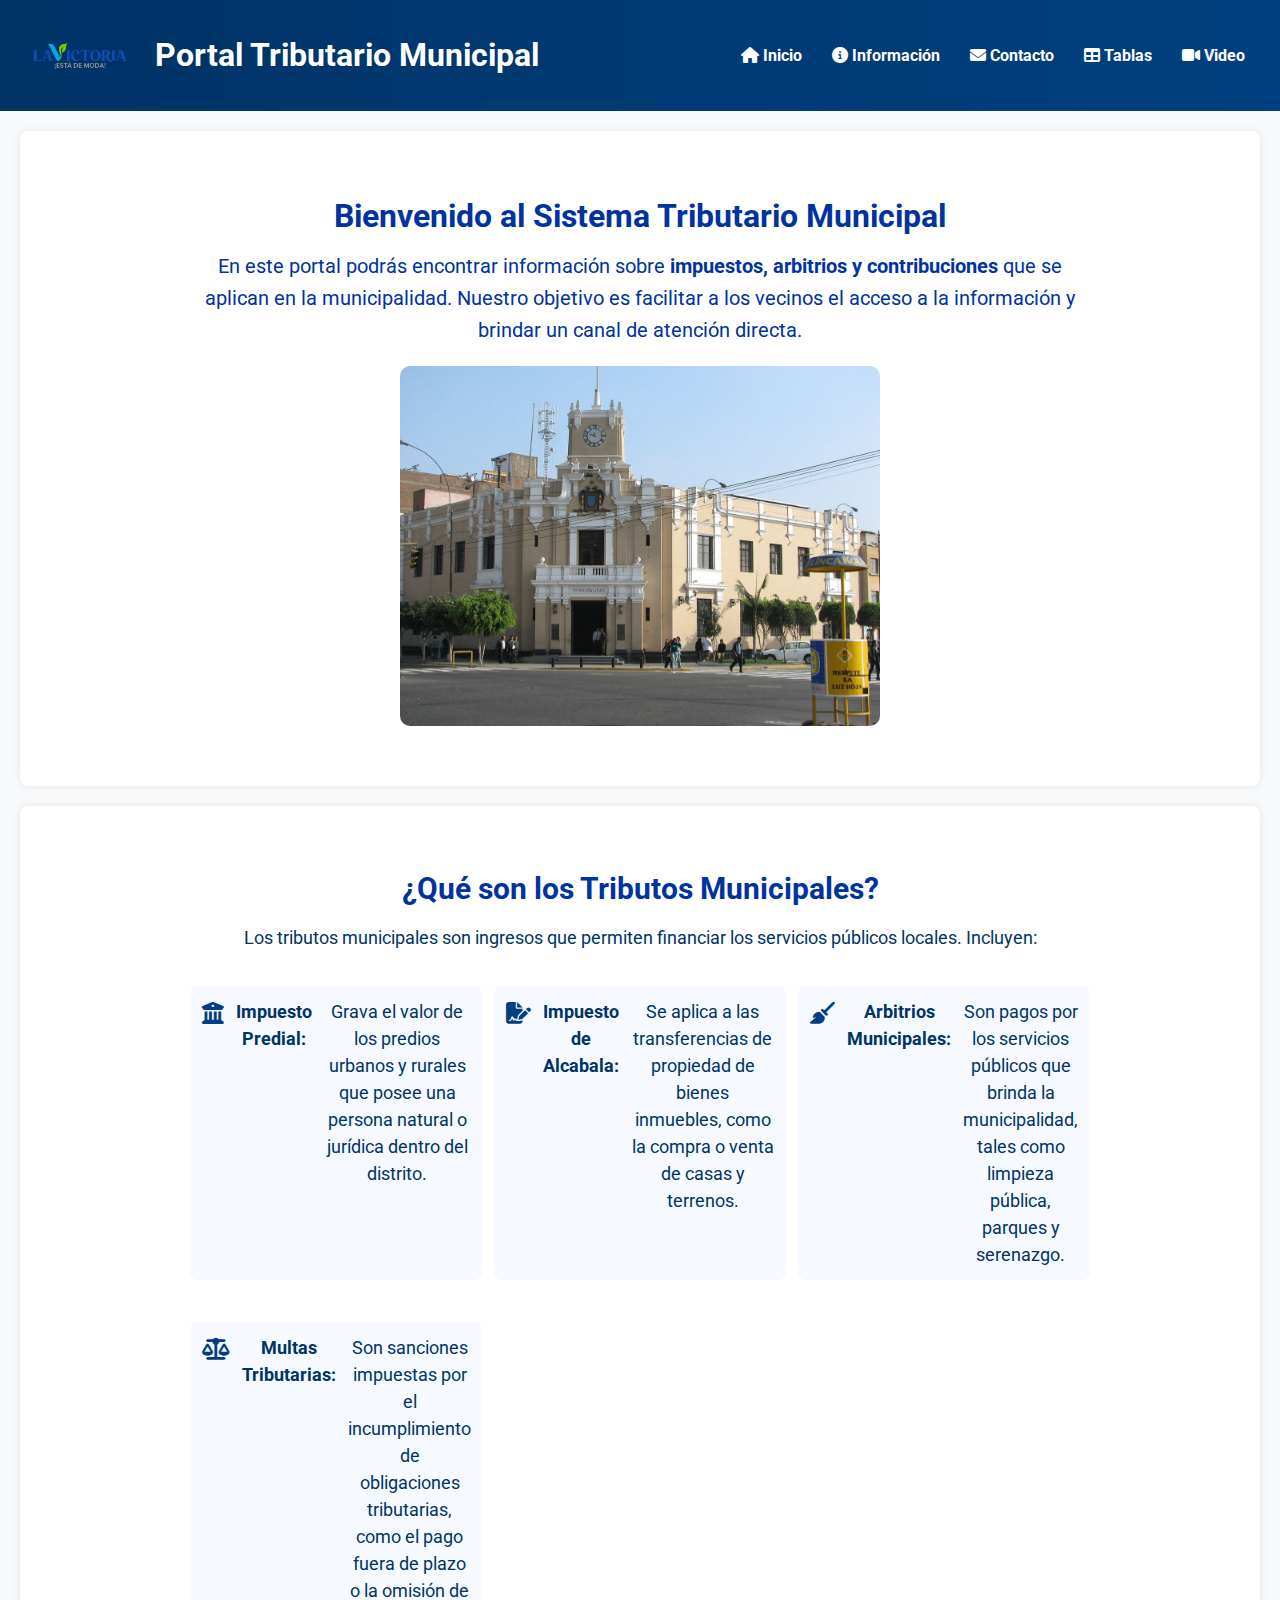
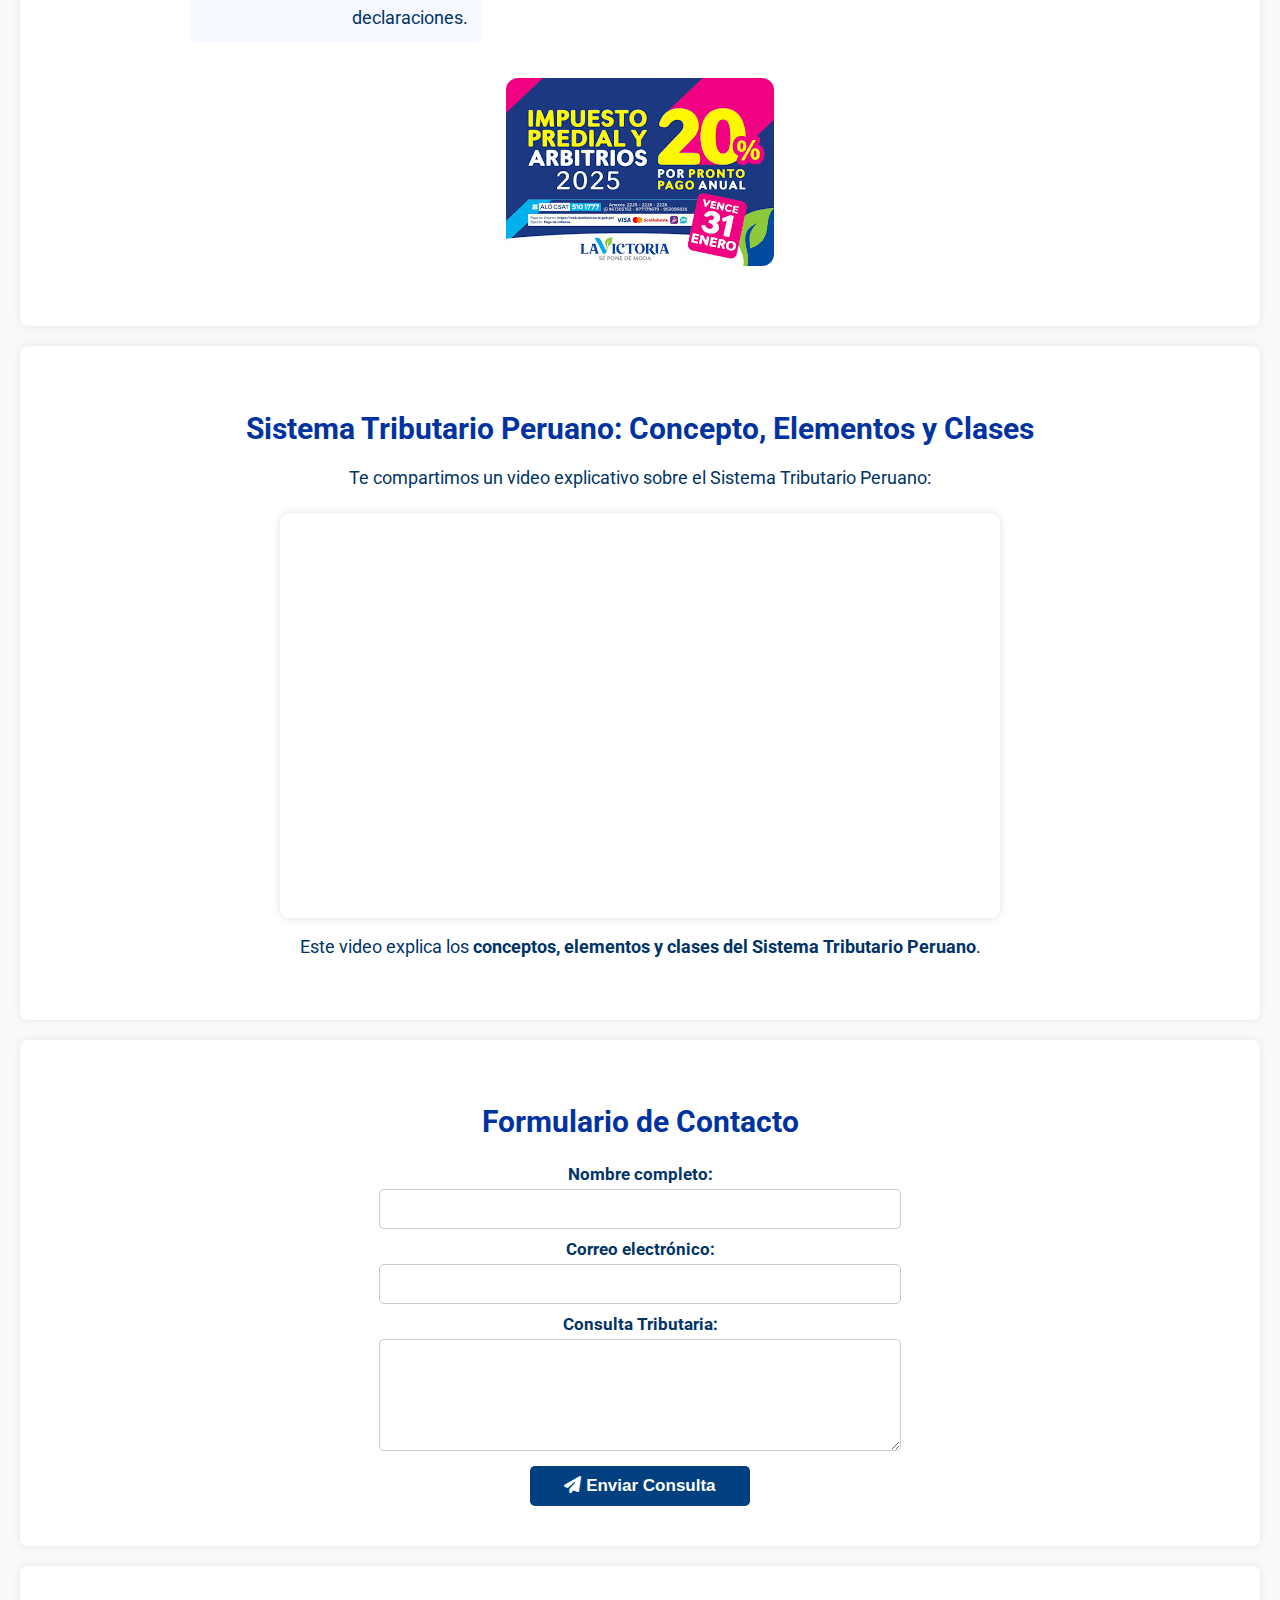
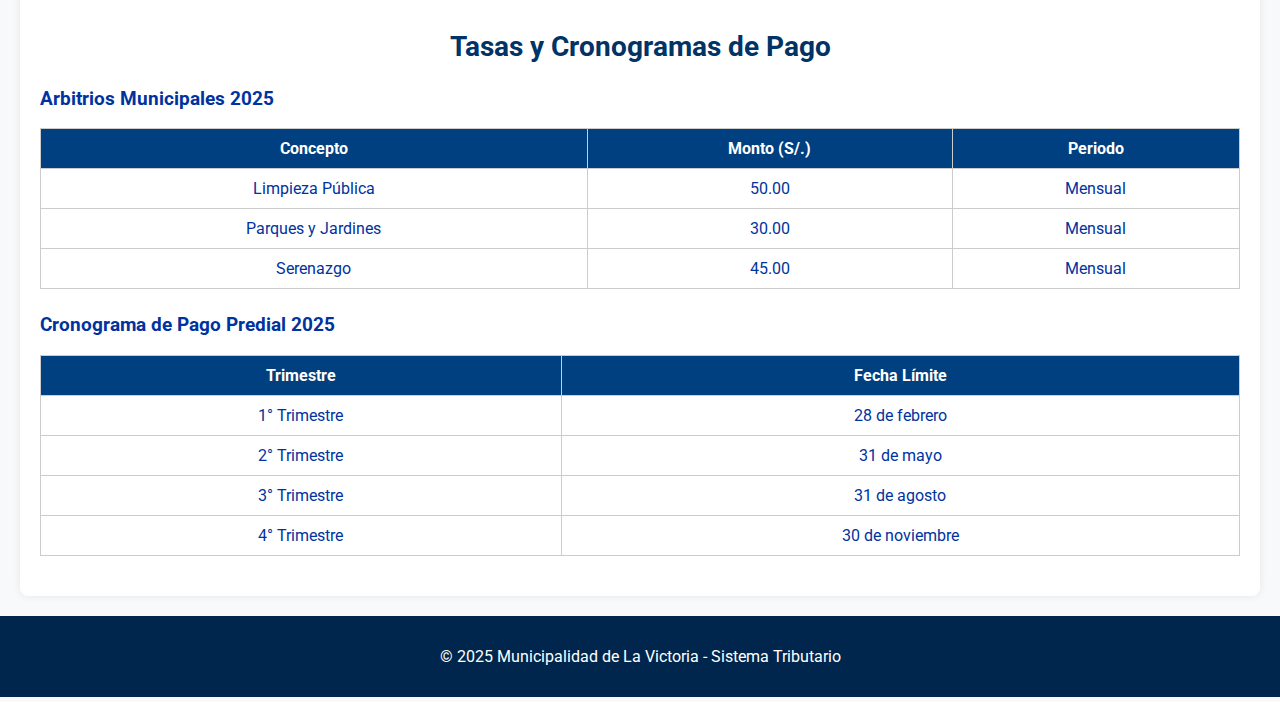
<file: index.html>
<!DOCTYPE html>
<html lang="es">
<head>
    <!-- ==================== METAETIQUETAS BÁSICAS ==================== -->
    <meta charset="UTF-8">
    <meta name="description" content="Sistema Tributario Municipal - Portal Informativo">
    <meta name="keywords" content="tributos, municipalidad, impuestos, arbitrios">
    <meta name="author" content="Luis Baldarrago">
    <meta name="viewport" content="width=device-width, initial-scale=1.0">
    <title>Sistema Tributario Municipal</title>

    <!-- ==================== FUENTES E ÍCONOS ==================== -->
    <!-- Fuente Roboto desde Google Fonts -->
    <link href="https://fonts.googleapis.com/css2?family=Roboto:wght@400;700&display=swap" rel="stylesheet">
    <!-- Íconos Font Awesome (uso de íconos visuales) -->
    <link rel="stylesheet" href="https://cdnjs.cloudflare.com/ajax/libs/font-awesome/6.5.0/css/all.min.css">

    <!-- ==================== VINCULACIÓN DE ARCHIVO CSS EXTERNO ==================== -->
    <link rel="stylesheet" href="style.css">
</head>
<body>

    <!-- ==================== ENCABEZADO CON MENÚ DE NAVEGACIÓN ==================== -->
    <header>
        <div class="logo">
            <!-- Logotipo municipal -->
            <img src="img/logo.png" alt="Logo Municipalidad">
            <h1>Portal Tributario Municipal</h1>
        </div>

        <!-- Menú principal con enlaces de navegación -->
        <nav>
            <ul>
                <li><a href="#inicio"><i class="fa-solid fa-house"></i> Inicio</a></li>
                <li><a href="#informacion"><i class="fa-solid fa-circle-info"></i> Información</a></li>
                <li><a href="#formulario"><i class="fa-solid fa-envelope"></i> Contacto</a></li>
                <li><a href="#tablas"><i class="fa-solid fa-table"></i> Tablas</a></li>
                <li><a href="#multimedia"><i class="fa-solid fa-video"></i> Video</a></li>
            </ul>
        </nav>
    </header>

    <!-- ==================== SECCIÓN DE INICIO ==================== -->
    <section id="inicio" class="contenido fade-in">
        <h2>Bienvenido al Sistema Tributario Municipal</h2>
        <p>
            En este portal podrás encontrar información sobre <strong>impuestos, arbitrios y contribuciones</strong> 
            que se aplican en la municipalidad. Nuestro objetivo es facilitar a los vecinos el acceso a la información 
            y brindar un canal de atención directa.
        </p>
        <!-- Imagen representativa de la municipalidad -->
        <img src="img/municipalidad.jpg" alt="Municipalidad">
    </section>

    <!-- ==================== SECCIÓN DE INFORMACIÓN ==================== -->
    <section id="informacion" class="contenido slide-up">
        <h2>¿Qué son los Tributos Municipales?</h2>
        <p>
            Los tributos municipales son ingresos que permiten financiar los servicios públicos locales. 
            Incluyen:
        </p>

        <!-- Lista explicativa de tipos de tributos -->
        <ul class="tributos-grid">
            <li>
                <i class="fa-solid fa-building-columns icono"></i>
                <strong>Impuesto Predial:</strong> Grava el valor de los predios urbanos y rurales que posee una persona natural o jurídica dentro del distrito.
            </li>
            <li>
                <i class="fa-solid fa-file-signature icono"></i>
                <strong>Impuesto de Alcabala:</strong> Se aplica a las transferencias de propiedad de bienes inmuebles, como la compra o venta de casas y terrenos.
            </li>
            <li>
                <i class="fa-solid fa-broom icono"></i>
                <strong>Arbitrios Municipales:</strong> Son pagos por los servicios públicos que brinda la municipalidad, tales como limpieza pública, parques y serenazgo.
            </li>
            <li>
                <i class="fa-solid fa-scale-balanced icono"></i>
                <strong>Multas Tributarias:</strong> Son sanciones impuestas por el incumplimiento de obligaciones tributarias, como el pago fuera de plazo o la omisión de declaraciones.
            </li>
        </ul>

        <!-- Imagen ilustrativa sobre impuestos -->
        <img src="img/impuestos.jpg" alt="Impuestos Municipales">
    </section>

    <!-- ==================== SECCIÓN MULTIMEDIA (VIDEO EDUCATIVO) ==================== -->
    <section id="multimedia" class="contenido fade-in">
        <h2>Sistema Tributario Peruano: Concepto, Elementos y Clases</h2>
        <p>Te compartimos un video explicativo sobre el Sistema Tributario Peruano:</p>

        <!-- Contenedor del video con iframe embebido de YouTube -->
        <div class="video-container">
            <iframe width="560" height="315" 
                src="https://www.youtube.com/embed/Q0TGxreTRqo" 
                title="Sistema Tributario Peruano: Concepto, Elementos y Clases"
                frameborder="0" allowfullscreen>
            </iframe>
        </div>

        <!-- Breve descripción del video -->
        <p class="descripcion-video">
            Este video explica los <strong>conceptos, elementos y clases del Sistema Tributario Peruano</strong>. 
        </p>
    </section>

    <!-- ==================== FORMULARIO DE CONTACTO ==================== -->
    <section id="formulario" class="contenido">
        <h2>Formulario de Contacto</h2>

        <!-- Formulario simple de contacto para consultas -->
        <form>
            <label for="nombre">Nombre completo:</label>
            <input type="text" id="nombre" name="nombre" required>

            <label for="correo">Correo electrónico:</label>
            <input type="email" id="correo" name="correo" required>

            <label for="consulta">Consulta Tributaria:</label>
            <textarea id="consulta" name="consulta" rows="5" required></textarea>

            <button type="submit">
                <i class="fa-solid fa-paper-plane"></i> Enviar Consulta
            </button>
        </form>
    </section>

    <!-- ==================== SECCIÓN DE TABLAS ==================== -->
    <section id="tablas" class="contenido slide-up">
        <h2>Tasas y Cronogramas de Pago</h2>

        <!-- ===== Tabla de arbitrios municipales ===== -->
        <div class="arbitrios">
            <h3>Arbitrios Municipales 2025</h3>
            <table>
                <tr>
                    <th>Concepto</th>
                    <th>Monto (S/.)</th>
                    <th>Periodo</th>
                </tr>
                <tr>
                    <td>Limpieza Pública</td>
                    <td>50.00</td>
                    <td>Mensual</td>
                </tr>
                <tr>
                    <td>Parques y Jardines</td>
                    <td>30.00</td>
                    <td>Mensual</td>
                </tr>
                <tr>
                    <td>Serenazgo</td>
                    <td>45.00</td>
                    <td>Mensual</td>
                </tr>
            </table>
        </div> 

        <!-- ===== Tabla de cronograma predial ===== -->
        <div class="cronograma"> 
            <h3>Cronograma de Pago Predial 2025</h3>
            <table>
                <tr>
                    <th>Trimestre</th>
                    <th>Fecha Límite</th>
                </tr>
                <tr>
                    <td>1° Trimestre</td>
                    <td>28 de febrero</td>
                </tr>
                <tr>
                    <td>2° Trimestre</td>
                    <td>31 de mayo</td>
                </tr>
                <tr>
                    <td>3° Trimestre</td>
                    <td>31 de agosto</td>
                </tr>
                <tr>
                    <td>4° Trimestre</td>
                    <td>30 de noviembre</td>
                </tr>
            </table>
        </div>
    </section>

    <!-- ==================== PIE DE PÁGINA ==================== -->
    <footer>
        <p>&copy; 2025 Municipalidad de La Victoria - Sistema Tributario</p>
    </footer>

</body>
</html>
</file>
<file: style.css>
/* ==================== ESTILOS GENERALES ==================== */
/* Se define la fuente base, color principal y fondo de la página */
@import url('https://fonts.googleapis.com/css2?family=Roboto:wght@400;700&display=swap');

body {
    font-family: 'Roboto', Arial, sans-serif;
    margin: 0;
    padding: 0;
    background: #f8f9fa;
    color: #003366;
}

/* ==================== ENCABEZADO ==================== */
/* Contenedor superior con logotipo y menú */
header {
    background: linear-gradient(90deg, #003366, #004080);
    color: white;
    padding: 15px 20px;
    display: flex;
    justify-content: space-between;
    align-items: center;
    flex-wrap: wrap;
}

/* Logotipo del portal */
header .logo {
    display: flex;
    align-items: center;
}

header .logo img {
    width: 120px;
    height: auto;
    margin-right: 15px;
    transition: transform 0.3s;
}

/* Pequeño efecto al pasar el cursor sobre el logo */
header .logo img:hover {
    transform: scale(1.06);
}

/* Menú de navegación principal */
nav ul {
    list-style: none;
    display: flex;
    flex-wrap: wrap;
    margin: 0;
    padding: 0;
}

/* Espaciado entre ítems */
nav ul li {
    margin: 8px 15px;
}

/* Enlaces del menú */
nav ul li a {
    color: white;
    text-decoration: none;
    font-weight: bold;
    transition: color 0.3s;
}

/* Efecto hover en enlaces del menú */
nav ul li a:hover {
    color: #aaddff;
}

/* ==================== SECCIONES GENERALES ==================== */
/* Contenedor general de cada bloque de contenido */
.contenido {
    padding: 40px 20px;
    background: white;
    margin: 20px;
    border-radius: 8px;
    box-shadow: 0 0 8px rgba(0,0,0,0.08);
}

/* Títulos centrados y destacados */
.contenido h2 {
    text-align: center;
    color: #003366;
    font-size: 28px;
    margin-bottom: 15px;
}

/* Párrafos generales centrados */
.contenido p {
    text-align: center;
    color: #003366;
    font-size: 18px;
    line-height: 1.6;
}

/* ==================== SECCIÓN DE INICIO ==================== */
#inicio h2 {
    font-size: 32px;
    color: #0033a0;
    text-align: center;
}

#inicio p {
    font-size: 20px;
    color: #0033a0;
    text-align: center;
    max-width: 900px;
    margin: 0 auto;
}

/* Imagen principal centrada y con bordes redondeados */
#inicio img {
    display: block;
    margin: 20px auto;
    max-width: 40%;
    height: auto;
    border-radius: 10px;
}

/* ==================== SECCIÓN INFORMACIÓN ==================== */
/* Título principal */
#informacion h2 {
    font-size: 30px;
    color: #0033a0;
    text-align: center;
}

/* Descripción introductoria */
#informacion p {
    font-size: 18px;
    color: #003366;
    text-align: center;
}

/* Lista de tributos en formato de cuadrícula */
#informacion ul {
    list-style: none;
    padding: 0;
    text-align: center;
    max-width: 900px;
    margin: 0 auto;
}

#informacion ul li {
    font-size: 18px;
    color: #003366;
    margin: 15px 0;
    line-height: 1.5;
}

/* Imagen ilustrativa centrada */
#informacion img {
    display: block;
    margin: 20px auto;
    max-width: 60%;
    height: auto;
    border-radius: 12px;
}

/* ==================== SECCIÓN MULTIMEDIA ==================== */
/* Título y texto del video */
#multimedia h2 {
    font-size: 30px;
    color: #0033a0;
    text-align: center;
}

#multimedia p {
    text-align: center;
    font-size: 18px;
    color: #003366;
}

/* Contenedor del video */
.video-container {
    display: flex;
    justify-content: center;
    margin-top: 20px;
}

/* Video responsivo con bordes suaves */
iframe {
    width: 100%;
    max-width: 720px;
    height: 405px;
    border-radius: 10px;
    box-shadow: 0 0 10px rgba(0,0,0,0.12);
}

/* Descripción bajo el video */
.descripcion-video {
    text-align: center;
    margin-top: 15px;
    font-size: 17px;
    color: #003366;
    line-height: 1.6;
}

/* ==================== FORMULARIO ==================== */
#formulario {
    text-align: center;
}

#formulario h2 {
    font-size: 30px;
    color: #0033a0;
}

/* Contenedor del formulario */
form {
    display: flex;
    flex-direction: column;
    align-items: center;
    margin: 0 auto;
    max-width: 500px;
}

/* Etiquetas de formulario */
form label {
    margin-top: 10px;
    font-weight: bold;
    font-size: 17px;
    color: #003366;
}

/* Campos de entrada y botón */
form input,
form textarea,
form button {
    width: 100%;
    padding: 10px;
    margin-top: 5px;
    border: 1px solid #ccc;
    border-radius: 5px;
    font-size: 16px;
}

/* Botón animado con hover */
form button {
    background: #004080;
    color: white;
    border: none;
    margin-top: 15px;
    cursor: pointer;
    font-size: 17px;
    font-weight: bold;
    width: 220px;
    padding: 10px;
    border-radius: 5px;
    transition: background 0.25s, transform 0.2s;
}

form button:hover {
    background: #0066cc;
    transform: translateY(-2px);
}

/* ==================== TABLAS ==================== */
table {
    width: 100%;
    border-collapse: collapse;
    margin-top: 15px;
}

table, th, td {
    border: 1px solid #ccc;
    text-align: center;
    padding: 10px;
}

/* Encabezados de tabla */
th {
    background: #004080;
    color: white;
}

/* Color azul aplicado a títulos de tablas */
.arbitrios, .cronograma {
    color: #0033a0;
    margin-top: 25px;
}

/* ==================== ANIMACIONES ==================== */
.fade-in {
    animation: fadeIn 0.9s ease-in-out;
}
.slide-up {
    animation: slideUp 0.9s ease-in-out;
}

@keyframes fadeIn {
    from { opacity: 0; }
    to { opacity: 1; }
}

@keyframes slideUp {
    from { transform: translateY(28px); opacity: 0; }
    to { transform: translateY(0); opacity: 1; }
}

/* ==================== GRID PARA LISTA DE TRIBUTOS ==================== */
.tributos-grid {
    display: grid;
    grid-template-columns: repeat(auto-fit, minmax(240px, 1fr));
    gap: 12px;
    padding: 0;
    margin: 20px auto;
    max-width: 1000px;
}

/* Cada elemento de tributo en caja */
.tributos-grid li {
    display: flex;
    align-items: flex-start;
    gap: 12px;
    padding: 12px;
    border-radius: 8px;
    background: #f6f9ff;
}

/* Ícono dentro del tributo */
.icono {
    font-size: 22px;
    color: #004080;
    margin-top: 4px;
}

/* ==================== PIE DE PÁGINA ==================== */
footer {
    text-align: center;
    background: #00264d;
    color: white;
    padding: 15px;
}

/* ==================== RESPONSIVIDAD (ADAPTACIÓN A PANTALLAS PEQUEÑAS) ==================== */
@media (max-width: 992px) {
    iframe { height: 360px; }
    #informacion img { max-width: 75%; }
}

@media (max-width: 768px) {
    header {
        flex-direction: column;
        align-items: center;
        gap: 10px;
    }
    nav ul {
        flex-direction: column;
        align-items: center;
    }
    #inicio img {
        max-width: 90%;
    }
    .tributos-grid li {
        flex-direction: row;
    }
}
</file>
